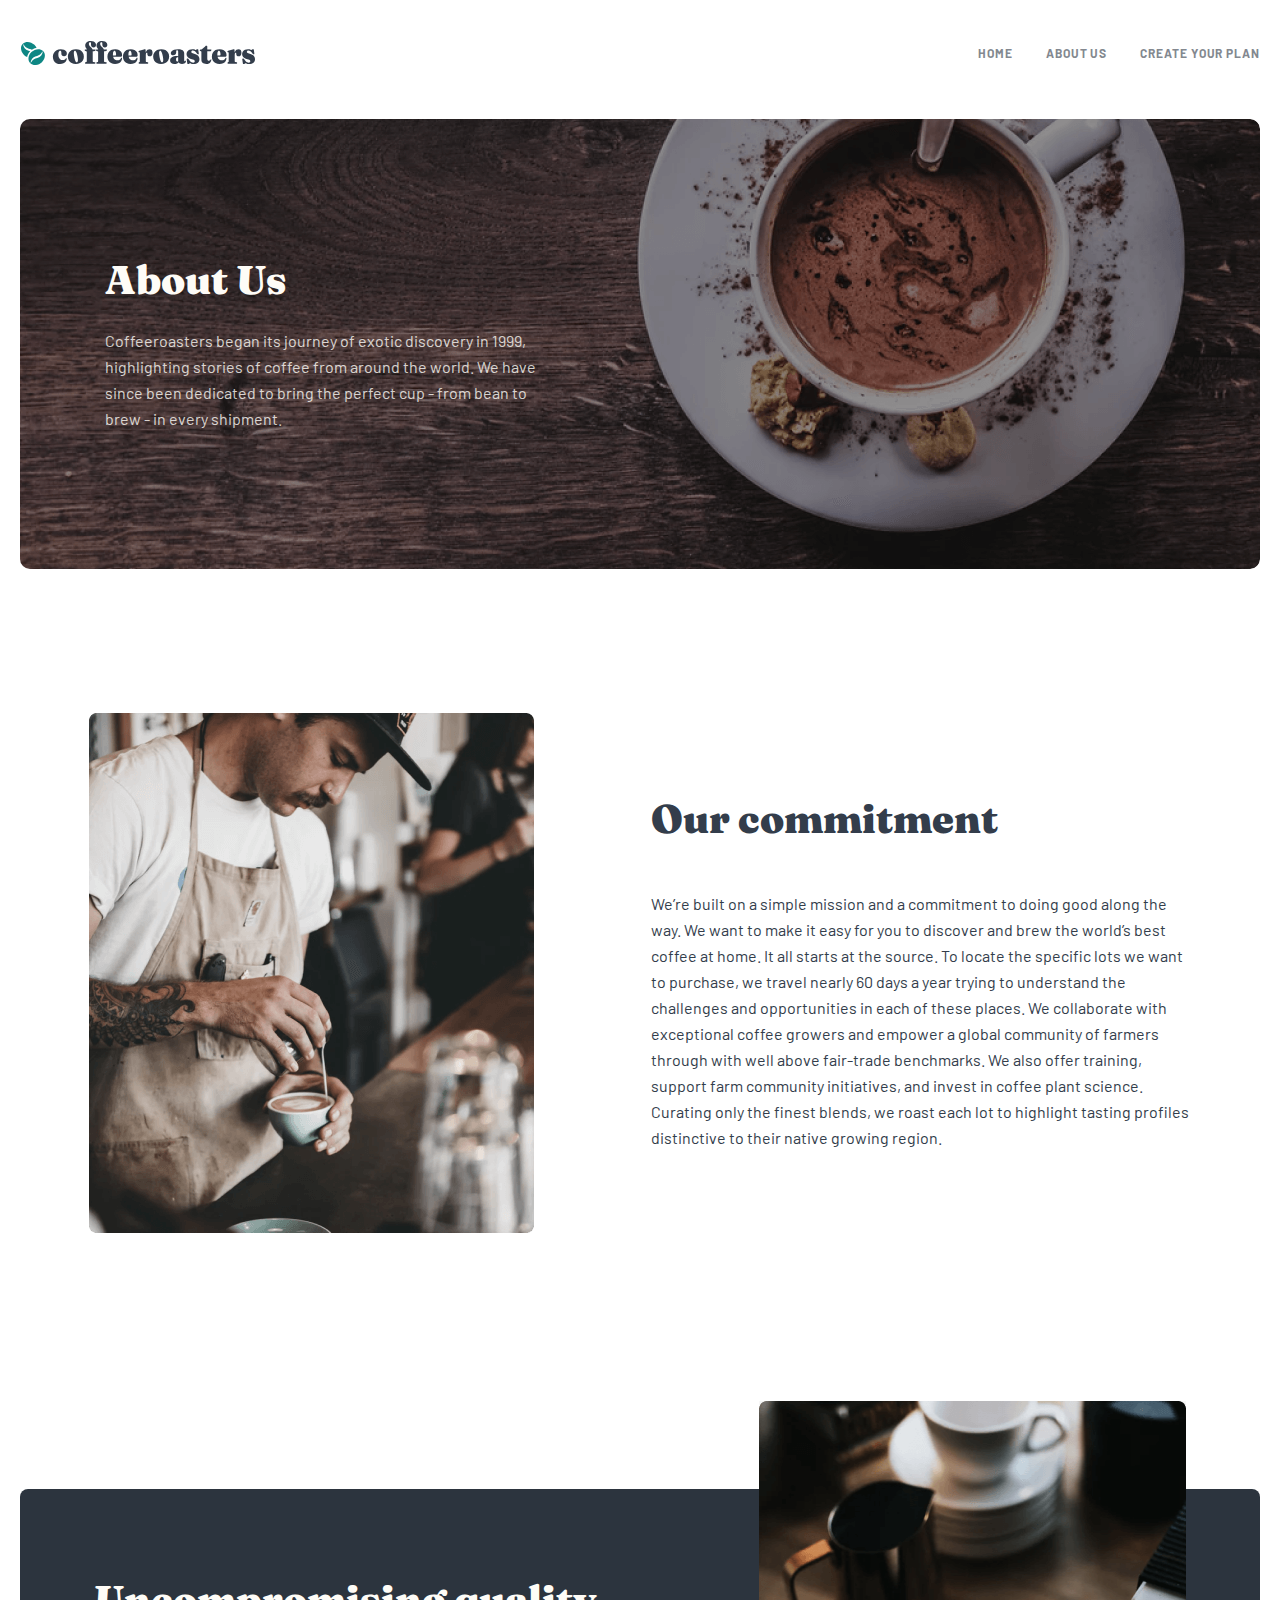
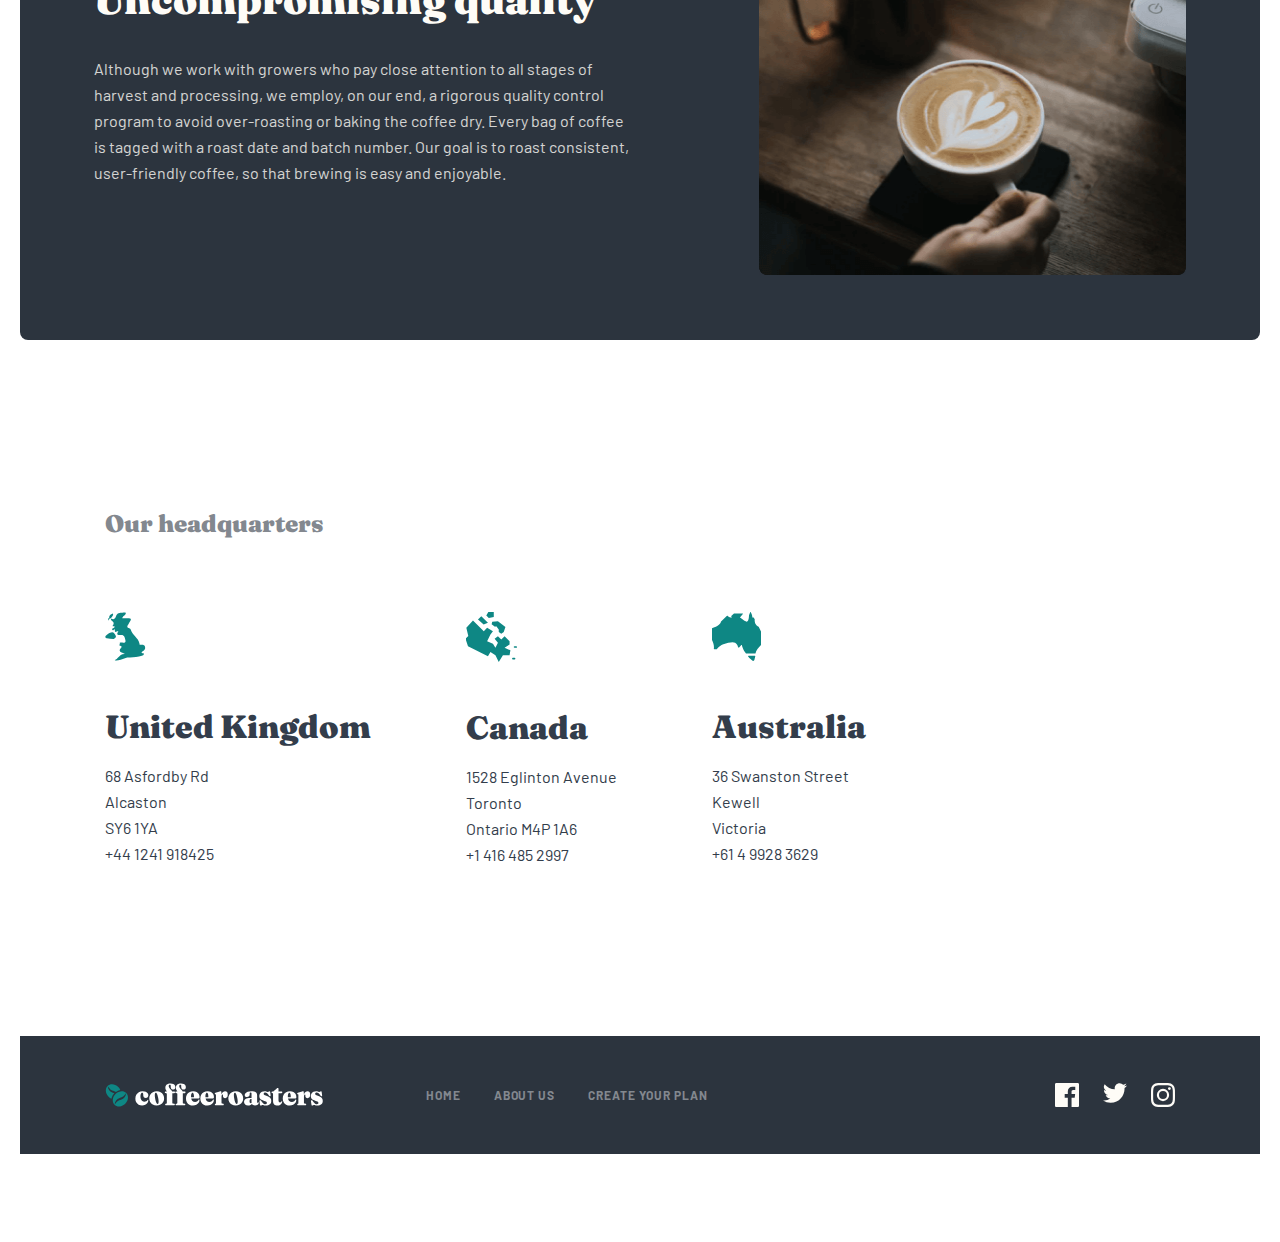
<file: about.html>
<!DOCTYPE html>
<html lang="en">
  <head>
    <meta charset="utf-8" />
    <meta name="viewport" content="width=device-width, initial-scale=1.0" />
    <title>Cofferoasters</title>
    <link rel="stylesheet" href="css/style.css" />
  </head>
  <body>
    <!------------------- Mobile First ------------------->
    <header class="header">
      <div class="container">
        <div class="header__wrapper">
          <a href="index.html" class="logo">
            <img src="img/logo.svg" alt="logo" class="logo__img" />
          </a>
          <nav class="navbar">
            <ul class="navbar__list">
              <li class="navbar__item">
                <a href="index.html" class="navbar__link">HOME</a>
              </li>
              <li class="navbar__item">
                <a href="about.html" class="navbar__link">ABOUT US</a>
              </li>
              <li class="navbar__item">
                <a href="plan.html" class="navbar__link">CREATE YOUR PLAN</a>
              </li>
            </ul>
          </nav>
          <div class="hamburger">
            <span class="bar"></span>
            <span class="bar"></span>
            <span class="bar"></span>
          </div>
        </div>
      </div>
    </header>
    <main class="main">
      <div class="container">
        <section class="about">
          <div class="about__textbox">
            <h1 class="about__title">About Us</h1>
            <p class="about__text">
              Coffeeroasters began its journey of exotic discovery in 1999,
              highlighting stories of coffee from around the world. We have
              since been dedicated to bring the perfect cup - from bean to brew
              - in every shipment.
            </p>
          </div>
        </section>
        <section class="commitments">
          <div class="commitments__wrapper">
            <picture class="commitment__image-wrapper">
              <!-- png img -->
              <source
                media="(min-width: 900px)"
                width="445"
                height="520"
                srcset="
                  img/barista-desktop@1x.png 1x,
                  img/barista-desktop@2x.png 2x
                "
              />
              <source
                media="(min-width: 600px)"
                width="281"
                height="470"
                srcset="
                  img/barista-tablet@1x.png 1x,
                  img/barista-tablet@2x.png 2x
                "
              />
              <img
                src="img/barista@1x.png"
                min-width="272"
                height="400"
                alt="coffee image"
                srcset="img/barista@1x.png 1x, img/barista@2x.png 2x"
              />
            </picture>
            <div class="commitment__text-wrapper">
              <h2 class="commitment__title">Our commitment</h2>
              <div class="commitment__text">
                We’re built on a simple mission and a commitment to doing good
                along the way. We want to make it easy for you to discover and
                brew the world’s best coffee at home. It all starts at the
                source. To locate the specific lots we want to purchase, we
                travel nearly 60 days a year trying to understand the challenges
                and opportunities in each of these places. We collaborate with
                exceptional coffee growers and empower a global community of
                farmers through with well above fair-trade benchmarks. We also
                offer training, support farm community initiatives, and invest
                in coffee plant science. Curating only the finest blends, we
                roast each lot to highlight tasting profiles distinctive to
                their native growing region.
              </div>
            </div>
          </div>
        </section>
        <section class="quality">
          <div class="quality__container">
            <picture class="quality__pic">
              <source
                media="(min-width: 900px)"
                width="445"
                height="474"
                srcset="img/cup-desktop@1x.png 1x, img/cup-desktop@2x.png 2x"
              />
              <source
                media="(min-width: 575px)"
                max-width="573"
                height="320"
                srcset="img/cup-tablet@1x.png 1x, img/cup-tablet@2x.png 2x"
              />
              <source
                media="(min-width:375px)"
                width="279"
                height="156"
                srcset="img/cup@1x.png 1x, img/cup@2x.png 2x"
              />
              <img
                src="img/cup@1x.png"
                alt="cup"
                class="quality__img"
                width="224"
                height="156"
                srcset="img/cup@1x.png 1x, img/cup@2x.png 2x"
              />
            </picture>
            <div class="quality__textbox">
              <h2 class="quality__title">Uncompromising quality</h2>
              <p class="quality__text">
                Although we work with growers who pay close attention to all
                stages of harvest and processing, we employ, on our end, a
                rigorous quality control program to avoid over-roasting or
                baking the coffee dry. Every bag of coffee is tagged with a
                roast date and batch number. Our goal is to roast consistent,
                user-friendly coffee, so that brewing is easy and enjoyable.
              </p>
            </div>
          </div>
        </section>
        <section class="headquarters">
          <div class="headquarters__wrapper">
            <h2 class="headquarters__title">Our headquarters</h2>
            <ul class="headquarters__list list">
              <li class="list__item">
                <h3 class="list__title">United Kingdom</h3>
                <p class="list__location">
                  <span>68 Asfordby Rd</span>
                  <span>Alcaston</span>
                  <span>SY6 1YA</span>
                  <span>+44 1241 918425</span>
                </p>
              </li>
              <li class="list__item">
                <h3 class="list__title">Canada</h3>
                <p class="list__location">
                  <span>1528 Eglinton Avenue</span>
                  <span>Toronto</span>
                  <span>Ontario M4P 1A6</span>
                  <span>+1 416 485 2997</span>
                </p>
              </li>
              <li class="list__item">
                <h3 class="list__title">Australia</h3>
                <p class="list__location">
                  <span>36 Swanston Street</span>
                  <span>Kewell</span>
                  <span>Victoria</span>
                  <span>+61 4 9928 3629</span>
                </p>
              </li>
            </ul>
          </div>
        </section>
      </div>
    </main>
    <footer class="footer">
      <div class="container">
        <div class="footer__wrapper">
          <a href="./index.html" class="footer-logo">
            <img
              src="img/footer-logo.svg"
              alt="logo"
              class="footer-logo__icon"
            />
          </a>
          <ul class="footer-list ft">
            <li class="ft__item">
              <a href="index.html" class="ft__link">HOME</a>
            </li>
            <li class="ft__item">
              <a href="about.html" class="ft__link">ABOUT US</a>
            </li>
            <li class="ft__item">
              <a href="plan.html" class="ft__link">CREATE YOUR PLAN</a>
            </li>
          </ul>
          <ul class="social-list social">
            <li class="social__item">
              <a href="#" class="social__link">
                <img
                  src="./img/facebook.svg"
                  alt="facebook"
                  class="social__img"
                />
              </a>
            </li>
            <li class="social__item">
              <a href="#" class="social__link">
                <img
                  src="./img/twitter.svg"
                  alt="twitter"
                  class="social__img"
                />
              </a>
            </li>
            <li class="social__item">
              <a href="#" class="social__link">
                <img
                  src="./img/instagram.svg"
                  alt="instagram"
                  class="social__img"
                />
              </a>
            </li>
          </ul>
        </div>
      </div>
    </footer>
  </body>
</html>
</file>
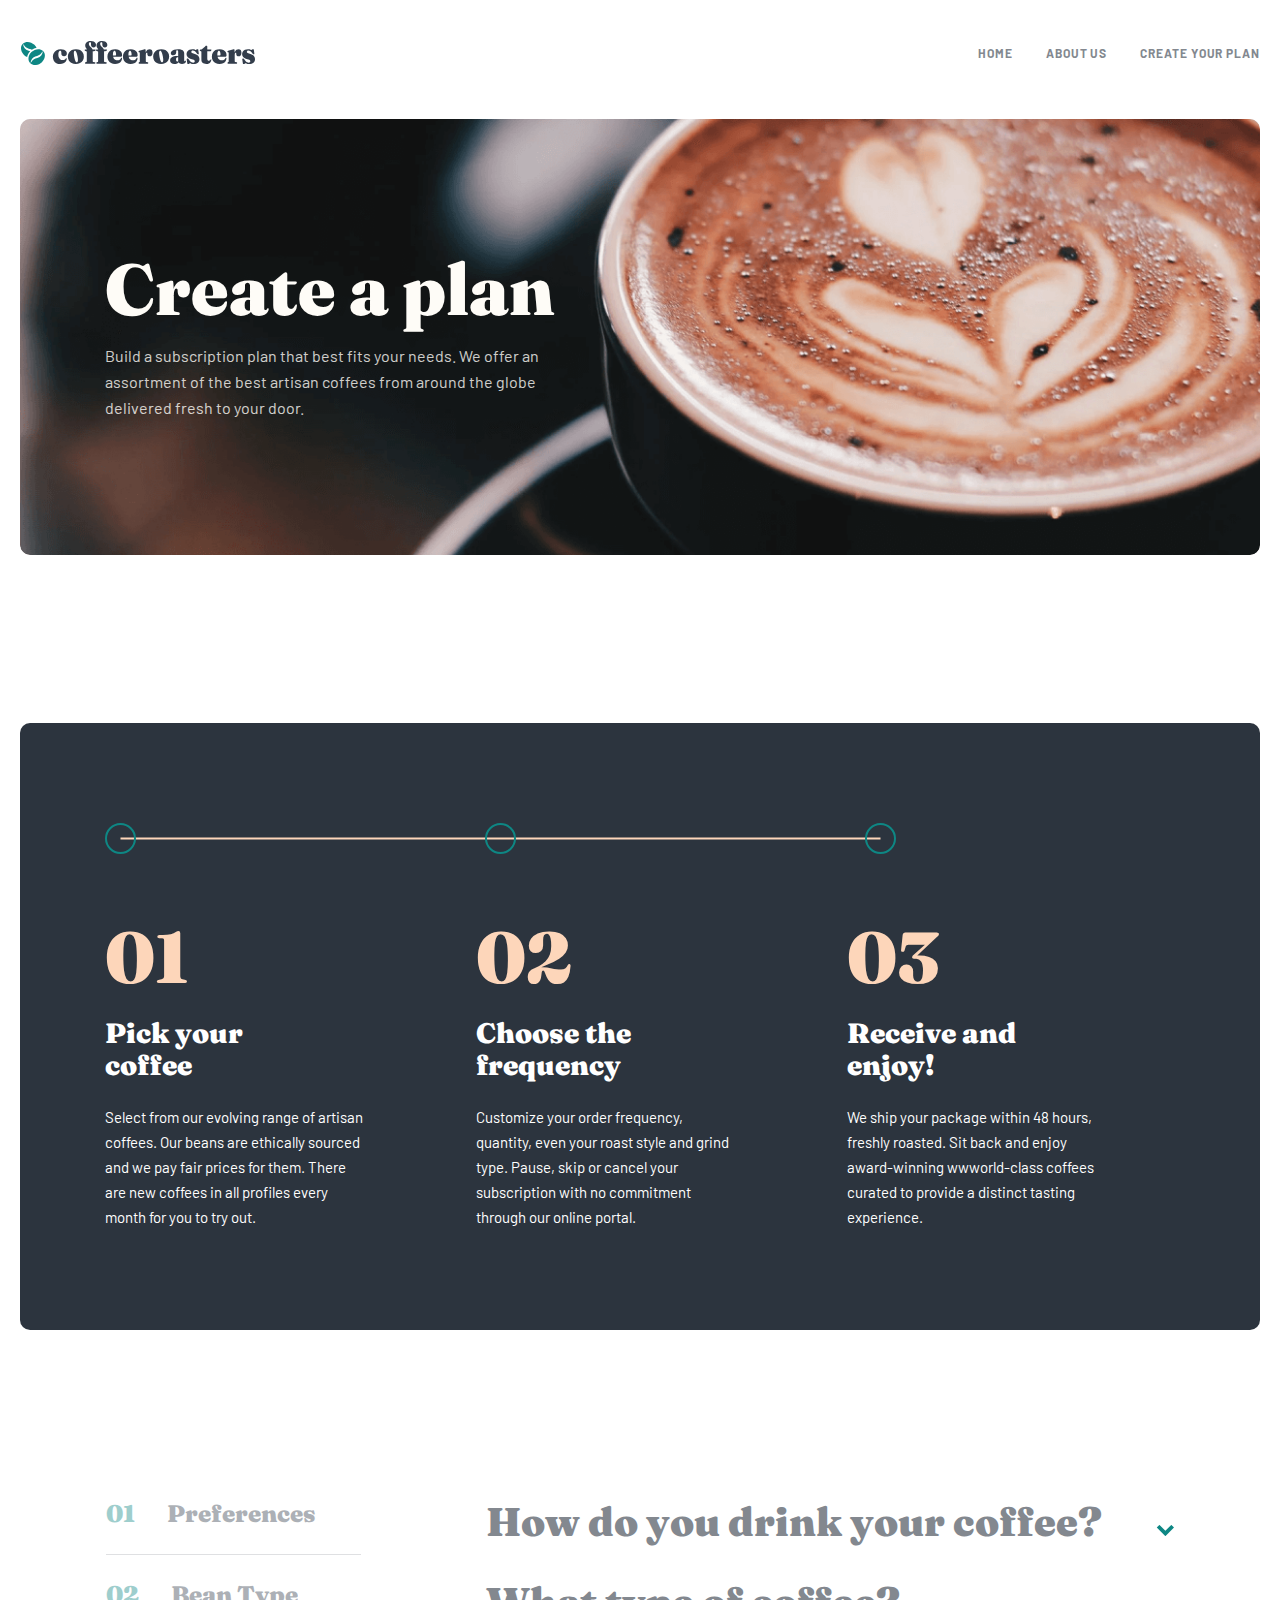
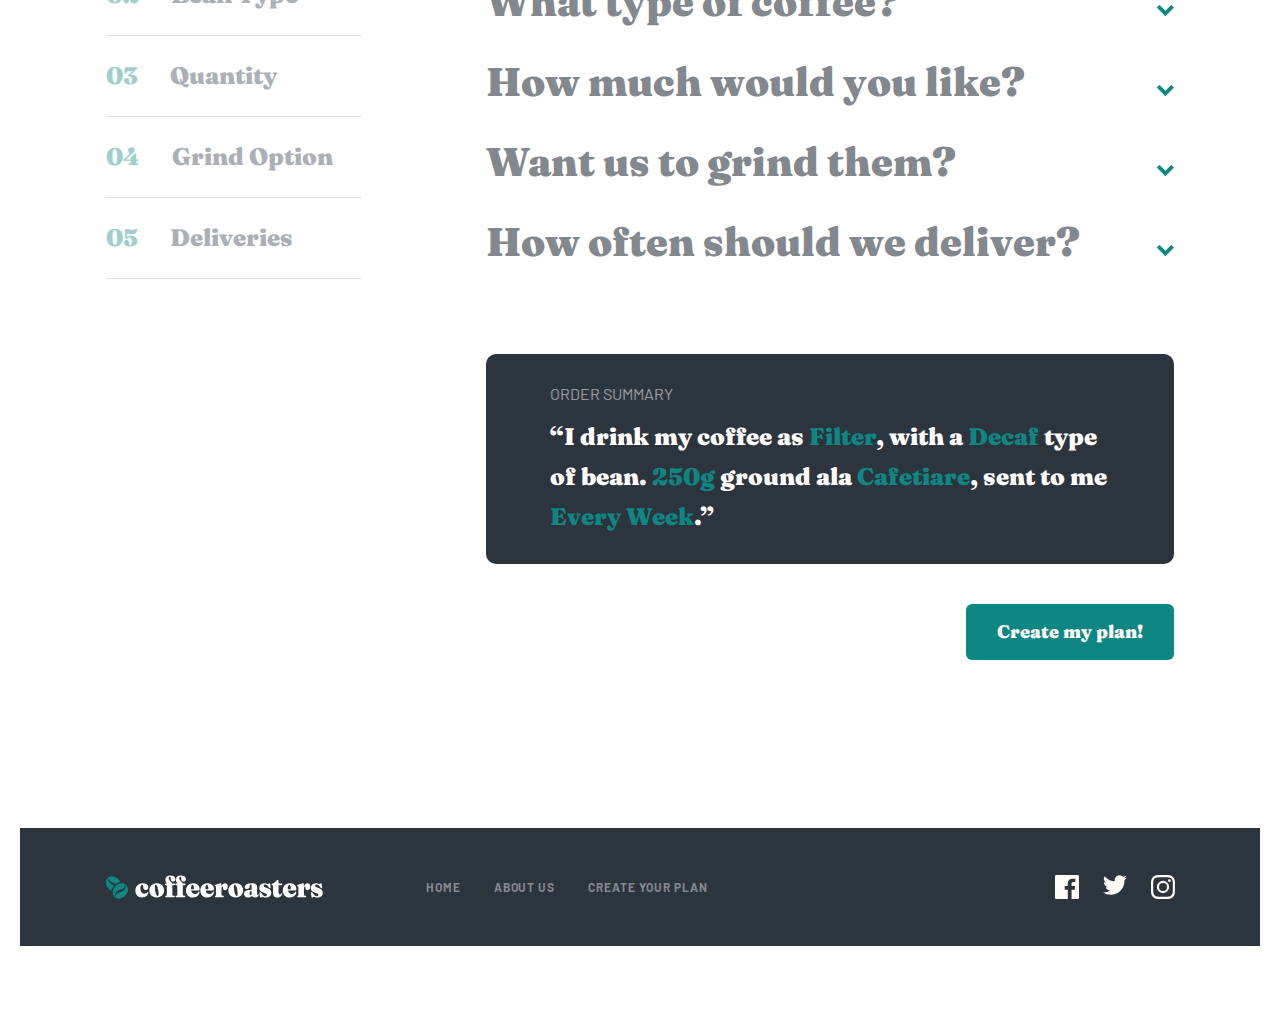
<file: plan.html>
<!DOCTYPE html>
<html lang="en">
  <head>
    <meta charset="utf-8" />
    <meta name="viewport" content="width=device-width, initial-scale=1.0" />
    <title>Cofferoasters</title>
    <link rel="stylesheet" href="css/style.css" />
  </head>
  <body>
    <!------------------- Mobile First ------------------->
    <header class="header">
      <div class="container">
        <div class="header__wrapper">
          <a href="index.html" class="logo">
            <img src="img/logo.svg" alt="logo" class="logo__img" />
          </a>
          <nav class="navbar">
            <ul class="navbar__list">
              <li class="navbar__item">
                <a href="index.html" class="navbar__link">HOME</a>
              </li>
              <li class="navbar__item">
                <a href="about.html" class="navbar__link">ABOUT US</a>
              </li>
              <li class="navbar__item">
                <a href="plan.html" class="navbar__link">CREATE YOUR PLAN</a>
              </li>
            </ul>
          </nav>
          <div class="hamburger">
            <span class="bar"></span>
            <span class="bar"></span>
            <span class="bar"></span>
          </div>
        </div>
      </div>
    </header>
    <main class="main">
      <div class="container">
        <section class="plan">
          <div class="plan__textbox">
            <h1 class="plan__title">Create a plan</h1>
            <p class="plan__text">
              Build a subscription plan that best fits your needs. We offer an
              assortment of the best artisan coffees from around the globe
              delivered fresh to your door.
            </p>
          </div>
        </section>
        <section class="types">
          <img src="img/circles.svg" alt="circles" class="types__img" />
          <ul class="types__list">
            <li class="types__item">
              <span class="types__sequence">01</span>
              <div class="types__box">
                <h3 class="types__title">Pick your coffee</h3>
                <p class="types__text">
                  Select from our evolving range of artisan coffees. Our beans
                  are ethically sourced and we pay fair prices for them. There
                  are new coffees in all profiles every month for you to try
                  out.
                </p>
              </div>
            </li>
            <li class="types__item">
              <span class="types__sequence">02</span>
              <div class="types__box">
                <h3 class="types__title">Choose the frequency</h3>
                <p class="types__text">
                  Customize your order frequency, quantity, even your roast
                  style and grind type. Pause, skip or cancel your subscription
                  with no commitment through our online portal.
                </p>
              </div>
            </li>
            <li class="types__item">
              <span class="types__sequence">03</span>
              <div class="types__box">
                <h3 class="types__title">Receive and enjoy!</h3>
                <p class="types__text">
                  We ship your package within 48 hours, freshly roasted. Sit
                  back and enjoy award-winning wwworld-class coffees curated to
                  provide a distinct tasting experience.
                </p>
              </div>
            </li>
          </ul>
        </section>
        <section class="recipe">
          <div class="recipe__wrapper">
            <div class="recipe__left options">
              <ul class="options__list">
                <li class="options__item">
                  <span class="options__num">01</span>
                  <span class="options__opt">Preferences</span>
                </li>
                <li class="options__item">
                  <span class="options__num">02</span>
                  <span class="options__opt">Bean Type</span>
                </li>
                <li class="options__item">
                  <span class="options__num">03</span>
                  <span class="options__opt">Quantity</span>
                </li>
                <li class="options__item">
                  <span class="options__num">04</span>
                  <span class="options__opt">Grind Option</span>
                </li>
                <li class="options__item">
                  <span class="options__num">05</span>
                  <span class="options__opt">Deliveries</span>
                </li>
              </ul>
            </div>
            <div class="recipe__right">
              <div class="recipe__inner">
                <details class="recipe__dropdown">
                  <summary class="recipe__summary">
                    How do you drink your coffee?
                  </summary>
                  <div class="recipe__container">
                    <div class="recipe__content">
                      <h3 class="recipe__title">Capsule</h3>
                      <p class="recipe__text">
                        Compatible with Nespresso systems and similar brewers
                      </p>
                    </div>
                    <div class="recipe__content active">
                      <h3 class="recipe__title">Filter</h3>
                      <p class="recipe__text">
                        For pour over or drip methods like Aeropress, Chemex,
                        and V60
                      </p>
                    </div>
                    <div class="recipe__content">
                      <h3 class="recipe__title">Espresso</h3>
                      <p class="recipe__text">
                        Dense and finely ground beans for an intense, flavorful
                        experience
                      </p>
                    </div>
                  </div>
                </details>
                <details class="recipe__dropdown">
                  <summary class="recipe__summary">
                    What type of coffee?
                  </summary>
                  <div class="recipe__container">
                    <div class="recipe__content">
                      <h3 class="recipe__title">Single Origin</h3>
                      <p class="recipe__text">
                        Distinct, high quality coffee from a specific
                        family-owned farm
                      </p>
                    </div>
                    <div class="recipe__content active">
                      <h3 class="recipe__title">Decaf</h3>
                      <p class="recipe__text">
                        Just like regular coffee, except the caffeine has been
                        removed
                      </p>
                    </div>
                    <div class="recipe__content">
                      <h3 class="recipe__title">Blended</h3>
                      <p class="recipe__text">
                        Combination of two or three dark roasted beans of
                        organic coffees
                      </p>
                    </div>
                  </div>
                </details>
                <details class="recipe__dropdown">
                  <summary class="recipe__summary">
                    How much would you like?
                  </summary>
                  <div class="recipe__container">
                    <div class="recipe__content active">
                      <h3 class="recipe__title">250g</h3>
                      <p class="recipe__text">
                        Perfect for the solo drinker. Yields about 12 delicious
                        cups.
                      </p>
                    </div>
                    <div class="recipe__content">
                      <h3 class="recipe__title">500g</h3>
                      <p class="recipe__text">
                        Perfect option for a couple. Yields about 40 delectable
                        cups.
                      </p>
                    </div>
                    <div class="recipe__content">
                      <h3 class="recipe__title">1000g</h3>
                      <p class="recipe__text">
                        Perfect for offices and events. Yields about 90
                        delightful cups.
                      </p>
                    </div>
                  </div>
                </details>
                <details class="recipe__dropdown">
                  <summary class="recipe__summary">
                    Want us to grind them?
                  </summary>
                  <div class="recipe__container">
                    <div class="recipe__content">
                      <h3 class="recipe__title">Wholebean</h3>
                      <p class="recipe__text">
                        Best choice if you cherish the full sensory experience
                      </p>
                    </div>
                    <div class="recipe__content">
                      <h3 class="recipe__title">Filter</h3>
                      <p class="recipe__text">
                        For drip or pour-over coffee methods such as V60 or
                        Aeropress
                      </p>
                    </div>
                    <div class="recipe__content active">
                      <h3 class="recipe__title">Cafetiére</h3>
                      <p class="recipe__text">
                        Course ground beans specially suited for french press
                        coffee
                      </p>
                    </div>
                  </div>
                </details>
                <details class="recipe__dropdown">
                  <summary class="recipe__summary">
                    How often should we deliver?
                  </summary>
                  <div class="recipe__container">
                    <div class="recipe__content active">
                      <h3 class="recipe__title">Every week</h3>
                      <p class="recipe__text">
                        $7.20 per shipment. Includes free first-class shipping.
                      </p>
                    </div>
                    <div class="recipe__content">
                      <h3 class="recipe__title">Every 2 weeks</h3>
                      <p class="recipe__text">
                        $9.60 per shipment. Includes free priority shipping.
                      </p>
                    </div>
                    <div class="recipe__content">
                      <h3 class="recipe__title">Every month</h3>
                      <p class="recipe__text">
                        $12.00 per shipment. Includes free priority shipping.
                      </p>
                    </div>
                  </div>
                </details>
              </div>
              <div class="recipe__bottom">
                <div class="recipe__textbox">
                  <p class="recipe__bottom-heading">Order Summary</p>
                  <p class="recipe__bottom-text">
                    “I drink my coffee as <span>Filter</span>, with a
                    <span>Decaf</span> type of bean. <span>250g</span> ground
                    ala <span>Cafetiare</span>, sent to me
                    <span>Every Week</span>.”
                  </p>
                </div>
                <a href="#" class="link recipe__link">Create my plan!</a>
              </div>
            </div>
          </div>
        </section>
      </div>
    </main>
    <footer class="footer">
      <div class="container">
        <div class="footer__wrapper">
          <a href="./index.html" class="footer-logo">
            <img
              src="img/footer-logo.svg"
              alt="logo"
              class="footer-logo__icon"
            />
          </a>
          <ul class="footer-list ft">
            <li class="ft__item">
              <a href="index.html" class="ft__link">HOME</a>
            </li>
            <li class="ft__item">
              <a href="about.html" class="ft__link">ABOUT US</a>
            </li>
            <li class="ft__item">
              <a href="plan.html" class="ft__link">CREATE YOUR PLAN</a>
            </li>
          </ul>
          <ul class="social-list social">
            <li class="social__item">
              <a href="#" class="social__link">
                <img
                  src="./img/facebook.svg"
                  alt="facebook"
                  class="social__img"
                />
              </a>
            </li>
            <li class="social__item">
              <a href="#" class="social__link">
                <img
                  src="./img/twitter.svg"
                  alt="twitter"
                  class="social__img"
                />
              </a>
            </li>
            <li class="social__item">
              <a href="#" class="social__link">
                <img
                  src="./img/instagram.svg"
                  alt="instagram"
                  class="social__img"
                />
              </a>
            </li>
          </ul>
        </div>
      </div>
    </footer>
  </body>
</html>
</file>
<file: css/style.css>
/*! normalize.css v8.0.1 | MIT License | github.com/necolas/normalize.css */html{line-height:1.15;-webkit-text-size-adjust:100%}body{margin:0}main{display:block}h1{font-size:2em}hr{-webkit-box-sizing:content-box;box-sizing:content-box;height:0;overflow:visible}pre{font-family:monospace,monospace;font-size:1em}a{background-color:rgba(0,0,0,0)}abbr[title]{border-bottom:none;text-decoration:underline;-webkit-text-decoration:underline dotted;text-decoration:underline dotted}b,strong{font-weight:bolder}code,kbd,samp{font-family:monospace,monospace;font-size:1em}small{font-size:80%}sub,sup{font-size:75%;line-height:0;position:relative;vertical-align:baseline}sub{bottom:-0.25em}sup{top:-0.5em}img{border-style:none}button,input,optgroup,select,textarea{font-family:inherit;font-size:100%;line-height:1.15;margin:0}button,input{overflow:visible}button,select{text-transform:none}button,[type=button],[type=reset],[type=submit]{-webkit-appearance:button}button::-moz-focus-inner,[type=button]::-moz-focus-inner,[type=reset]::-moz-focus-inner,[type=submit]::-moz-focus-inner{border-style:none;padding:0}button:-moz-focusring,[type=button]:-moz-focusring,[type=reset]:-moz-focusring,[type=submit]:-moz-focusring{outline:1px dotted ButtonText}fieldset{padding:.35em .75em .625em}legend{-webkit-box-sizing:border-box;box-sizing:border-box;color:inherit;display:table;max-width:100%;padding:0;white-space:normal}progress{vertical-align:baseline}textarea{overflow:auto}[type=checkbox],[type=radio]{-webkit-box-sizing:border-box;box-sizing:border-box;padding:0}[type=number]::-webkit-inner-spin-button,[type=number]::-webkit-outer-spin-button{height:auto}[type=search]{-webkit-appearance:textfield;outline-offset:-2px}[type=search]::-webkit-search-decoration{-webkit-appearance:none}::-webkit-file-upload-button{-webkit-appearance:button;font:inherit}details{display:block}summary{display:list-item}template{display:none}[hidden]{display:none}@font-face{font-display:swap;font-family:"Barlow";font-style:normal;font-weight:400;src:url("/fonts/barlow-v12-latin-regular.woff2") format("woff2"),url("/fonts/barlow-v12-latin-regular.woff") format("woff")}@font-face{font-display:swap;font-family:"Barlow";font-style:normal;font-weight:700;src:url("/fonts/barlow-v12-latin-700.woff2") format("woff2"),url("/fonts/barlow-v12-latin-700.woff") format("woff")}@font-face{font-display:swap;font-family:"fraunces-9pt-black";font-style:normal;font-weight:900;src:url("/fonts/fraunces-9pt-black.woff2") format("woff2"),url("/fonts/fraunces-9pt-black.woff") format("woff")}:root{--main-darkcyan: #0e8784;--main-darkgrey: #333d4b;--main-orange: #fdd6ba;--light-cream: #fefcf7;--secondary-grey: #83888f;--main-blue: #2c343e;--main-hover: #66d2cf;--main-list-bg: #f4f1eb}*,*::before,*::after{-webkit-box-sizing:border-box;box-sizing:border-box}*{margin:0;padding:0}img,picture,svg{display:block;max-width:100%}html{height:100%}body{display:-webkit-box;display:-ms-flexbox;display:flex;-webkit-box-orient:vertical;-webkit-box-direction:normal;-ms-flex-direction:column;flex-direction:column;height:100%;font-family:"Barlow",Arial,Helvetica,sans-serif;font-weight:400;color:var(--main-darkgrey);font-size:15px}main{-webkit-box-flex:1;-ms-flex-positive:1;flex-grow:1}ul{padding-left:0;list-style:none}li{text-decoration:none}.container{max-width:1320px;width:100%;min-width:272px;margin:0 auto;padding:0 24px}.link{border-radius:6px;background:var(--main-darkcyan);text-decoration:none;padding:15px 31px;color:var(--light-cream);font-family:"fraunces-9pt-black";font-size:18px;line-height:25px;-webkit-transition:all .4s ease;transition:all .4s ease}.link:hover{background-color:var(--main-hover)}.header{padding-top:26px;padding-bottom:34px}.header__wrapper{display:-webkit-box;display:-ms-flexbox;display:flex;-webkit-box-pack:justify;-ms-flex-pack:justify;justify-content:space-between;-webkit-box-align:center;-ms-flex-align:center;align-items:center}.logo__img{width:163px;height:18px}.navbar{display:none}.navbar__list{display:-webkit-box;display:-ms-flexbox;display:flex;gap:33px}.navbar__link{color:var(--secondary-grey);font-size:12px;font-weight:700;line-height:15px;letter-spacing:.923077px;text-decoration:none;-webkit-transition:all .4s ease;transition:all .4s ease}.navbar__link:hover{color:var(--main-darkgrey)}.hamburger{display:-webkit-box;display:-ms-flexbox;display:flex;-webkit-box-orient:vertical;-webkit-box-direction:normal;-ms-flex-direction:column;flex-direction:column;gap:3px}.bar{display:block;width:16px;height:3px;-webkit-transition:all .3s ease-in-out;transition:all .3s ease-in-out;background-color:var(--main-darkgrey);border-radius:1.5px}@media only screen and (min-width: 375px){.header{padding-top:32px;padding-bottom:40px}}@media only screen and (min-width: 575px){.hamburger{display:none}.navbar{display:block}.header{padding-top:40px;padding-bottom:53px}.container{padding:0 20px}}@media only screen and (min-width: 768px){.logo__img{width:236px;height:26px}}.footer__wrapper{background-color:var(--main-blue);padding:35px;margin-bottom:72px}.footer-logo{display:block;margin-bottom:49px}.footer-logo__icon{min-width:163px;margin-left:auto;margin-right:auto}.footer-list{text-align:center}.ft__link{font-weight:700;font-size:12px;line-height:15px;letter-spacing:.923077px;color:var(--secondary-grey);text-decoration:none}.ft__item:not(:last-child){margin-bottom:24px}.social-list{max-width:120px;display:-webkit-box;display:-ms-flexbox;display:flex;gap:24px;margin:48px auto 0px}@media only screen and (min-width: 375px){.footer__wrapper{display:block;margin-left:auto;margin-right:auto}}@media only screen and (min-width: 768px){.footer-logo{display:block;margin-bottom:34px}.footer-logo__icon{max-width:236px}.footer-list{display:-webkit-box;display:-ms-flexbox;display:flex;-webkit-box-pack:center;-ms-flex-pack:center;justify-content:center}.ft__item:not(:last-child){margin-right:33px}.social-list{margin:65px auto 0px}}@media only screen and (min-width: 1024px){.footer__wrapper{padding:47px 85px}.footer__wrapper{display:-webkit-box;display:-ms-flexbox;display:flex;-webkit-box-align:center;-ms-flex-align:center;align-items:center;-webkit-box-pack:justify;-ms-flex-pack:justify;justify-content:space-between}.footer-logo{margin-bottom:unset}.ft__item:nth-child(1){margin-bottom:0}.ft__item:nth-child(2){margin-bottom:0}.social-list{margin-top:0px;margin-right:0px}.ft{margin-left:103px}.footer__wrapper{margin-bottom:88px}}.intro{background-image:url("/img/Coffee-pot@1x.png"),-webkit-gradient(linear, left top, left bottom, from(rgba(0, 0, 0, 0.7)), to(rgba(0, 0, 0, 0.7)));background-image:url("/img/Coffee-pot@1x.png"),linear-gradient(rgba(0, 0, 0, 0.7), rgba(0, 0, 0, 0.7));background-blend-mode:overlay;border-radius:10px;background-position:calc(53% + 96px) calc(100% + 0px);background-repeat:no-repeat;background-size:calc(100% + 700px) calc(100% + 300px);margin-bottom:80px}.intro__inner{padding:70px 20px 70px;text-align:center}.intro__title{color:var(--light-cream);font-size:33px;line-height:40px;font-family:"fraunces-9pt-black"}.intro__text{color:var(--light-cream);font-size:12px;line-height:21px;margin-top:20px;margin-bottom:30px;opacity:.8}.intro__link{font-size:15px;line-height:20px}@media only screen and (min-width: 375px){.intro{background-image:url("../img/Coffee-pot@1x.png"),-webkit-gradient(linear, left top, left bottom, from(rgba(0, 0, 0, 0.7)), to(rgba(0, 0, 0, 0.7)));background-image:url("../img/Coffee-pot@1x.png"),linear-gradient(rgba(0, 0, 0, 0.7), rgba(0, 0, 0, 0.7));background-blend-mode:overlay;background-position:calc(50% + 119px) calc(100% + 0px);background-repeat:no-repeat;background-size:calc(100% + 928px) calc(100% + 352px);margin-bottom:120px}.intro__inner{padding:100px 24px 100px}.intro__title{font-size:40px;line-height:40px}.intro__text{font-size:15px;line-height:25px;margin-top:24px;margin-bottom:39px}.intro__link{font-size:18px;line-height:25px}}@media(min-width: 575px){.intro{background-image:url(../img/Coffee-pot@1x.png);background-position:calc(50% + 308px) bottom;background-repeat:no-repeat;background-size:calc(100% + 629px) calc(100% + 342px)}.intro__inner{padding:104px 58px 104px 58px;text-align:left;max-width:529px;width:100%}.intro__title{max-width:329px}}@media(min-width: 1024px){.intro{background-image:url(../img/Coffee-pot@1x.png);background-position:calc(100% + 490px) calc(100% + 0px);background-repeat:no-repeat;background-size:calc(100% + 540px)}.intro__inner{padding:117px 85px;text-align:left;max-width:623px;width:100%}.intro__title{font-size:72px;line-height:72px;color:var(--light-cream);max-width:663px}.intro__text{font-size:16px;line-height:26px;margin-top:32px;margin-bottom:56px;max-width:392px;width:100%;text-align:left}.link{display:inline-block;text-align:center;color:var(--light-cream);text-decoration:none;background-color:var(--main-darkcyan);border-radius:6px;padding:15px 31px 16px}}@media(min-width: 1400px){.intro{background-image:url(../img/Coffee-pot@1x.png);background-position:calc(100% + 677px) calc(100% + 179px);background-repeat:no-repeat;background-size:calc(100% + 697px)}}@media only screen and (-webkit-min-device-pixel-ratio: 2),only screen and (min-device-pixel-ratio: 2),only screen and (min-resolution: 192dpi),only screen and (min-resolution: 2dppx){.intro{background-image:url("../img/Coffee-pot@2x.png")}}.collection{margin-bottom:120px}.collection__title{font-family:"fraunces-9pt-black";font-size:30px;line-height:72px;text-align:center;background:var(--secondary-grey);background-image:-webkit-gradient(linear, left top, left bottom, from(rgba(254, 252, 247, 0.0001)), to(#fefcf7));background-image:linear-gradient(180deg, rgba(254, 252, 247, 0.0001) 0%, #fefcf7 100%);background-clip:text;-webkit-background-clip:text;-webkit-text-fill-color:rgba(0,0,0,0)}.collection__list{margin-top:13px}.coffee{margin:0 auto}.coffee__img{width:200px;height:151px;margin:0 auto}.coffee__text-box{margin:0 auto;max-width:282px}.coffee__title{font-family:"fraunces-9pt-black";font-style:normal;font-weight:900;font-size:24px;line-height:32px;text-align:center;color:var(--main-darkgrey);margin-top:24px}.coffee__text{font-size:14px;line-height:25px;text-align:center;margin-top:14px;margin-bottom:38px}@media only screen and (min-width: 375px){.collection__title{font-size:40px}.coffee__text{font-size:15px}}@media only screen and (min-width: 575px){.collection{margin-bottom:129px}.coffee{display:-webkit-box;display:-ms-flexbox;display:flex;max-width:500px}.collection__title{font-size:76px;line-height:72px;margin-bottom:-40px}.coffee__title{text-align:left}.coffee__text{text-align:left;font-size:16px}}@media only screen and (min-width: 655px){.coffee{max-width:573px}.collection__title{font-size:96px;line-height:72px}}@media only screen and (min-width: 1024px){.collection{margin-bottom:188px}.collection__title{font-size:150px}.coffee{display:block;max-width:255px}.collection__list{display:-webkit-box;display:-ms-flexbox;display:flex}.coffee__title{text-align:center}.coffee__text{text-align:center}}@media only screen and (min-width: 1300px){.collection__title{letter-spacing:17px}}.services__wrapper{margin-bottom:300px}.services__wrapper{background-color:var(--main-blue);border-radius:10px;padding-left:16px;padding-right:16px;padding-top:64px;max-width:1280px;height:902px}.services__title{font-family:"fraunces-9pt-black";font-size:25px;line-height:28px;text-align:center;color:var(--light-cream)}.services__text{font-size:11px;line-height:25px;text-align:center;color:var(--light-cream);mix-blend-mode:normal;opacity:.8;margin-top:20px;margin-bottom:40px}.services__list{display:-webkit-box;display:-ms-flexbox;display:flex;-webkit-box-orient:vertical;-webkit-box-direction:normal;-ms-flex-direction:column;flex-direction:column;-webkit-box-align:center;-ms-flex-align:center;align-items:center;-webkit-box-pack:center;-ms-flex-pack:center;justify-content:center}.card{position:relative;top:0px}.card__item{max-width:573px;background-color:var(--main-darkcyan);border-radius:8px;padding:32px 12px 31px}.card__item{display:-webkit-box;display:-ms-flexbox;display:flex;-webkit-box-orient:vertical;-webkit-box-direction:normal;-ms-flex-direction:column;flex-direction:column;-webkit-box-align:center;-ms-flex-align:center;align-items:center;-webkit-box-pack:center;-ms-flex-pack:center;justify-content:center}.card__item:nth-child(1):before{content:"";width:71px;height:72px;background-image:url("../img/bean.svg");display:inline-block}.card__item:nth-child(2):before{content:"";width:72px;height:72px;background-image:url("../img/present.svg");display:inline-block}.card__item:nth-child(3):before{content:"";width:72px;height:72px;background-image:url("../img/van.svg");background-size:contain;background-repeat:no-repeat;background-position:center;display:inline-block}.card__item .card__wrapper:before{margin-bottom:26px}.card__item:not(:last-child){margin-bottom:18px}.card__title{font-family:"fraunces-9pt-black";font-size:19px;line-height:32px;text-align:center;color:var(--light-cream)}.card__text{font-size:13px;line-height:25px;text-align:center;color:var(--light-cream);margin-top:24px}@media only screen and (min-width: 375px){.services__wrapper{background-color:var(--main-blue);border-radius:10px;padding-left:20px;padding-right:20px;padding-top:64px;max-width:1280px}.services__wrapper{margin-bottom:397px}.services__title{font-family:"fraunces-9pt-black";font-size:28px;line-height:28px;text-align:center;color:var(--light-cream)}.services__text{font-size:15px;line-height:25px;text-align:center;color:var(--light-cream);mix-blend-mode:normal;opacity:.8;margin-top:24px;margin-bottom:64px}.services__list{display:-webkit-box;display:-ms-flexbox;display:flex;-webkit-box-orient:vertical;-webkit-box-direction:normal;-ms-flex-direction:column;flex-direction:column;-webkit-box-align:center;-ms-flex-align:center;align-items:center;-webkit-box-pack:center;-ms-flex-pack:center;justify-content:center}.card{position:relative}.card__item{max-width:573px;width:100%;background-color:var(--main-darkcyan);border-radius:8px;padding:72px 12px 51px}.card__item:not(:last-child){margin-bottom:24px}.card__title{font-family:"fraunces-9pt-black";font-size:24px;line-height:32px;text-align:center;color:var(--light-cream)}.card__text{font-size:15px;line-height:25px;text-align:center;color:var(--light-cream);margin-top:24px}}@media only screen and (min-width: 600px){.services__title{font-size:32px;line-height:48px;text-align:center}.services__text{font-size:15px;line-height:25px;text-align:center;color:var(--light-cream);mix-blend-mode:normal;opacity:.8;margin-top:24px;margin-bottom:64px;max-width:540px;margin-inline:auto}.card__item{max-width:573px;width:100%;display:-webkit-box;display:-ms-flexbox;display:flex;-webkit-box-orient:horizontal;-webkit-box-direction:normal;-ms-flex-direction:row;flex-direction:row;gap:56px}.card__wrapper{display:-webkit-box;display:-ms-flexbox;display:flex;-webkit-box-orient:vertical;-webkit-box-direction:normal;-ms-flex-direction:column;flex-direction:column;width:344px;text-align:left}.card__item:not(:last-child){margin-bottom:24px}.card__title{font-family:"fraunces-9pt-black";font-size:24px;line-height:32px;text-align:center;color:var(--light-cream);text-align:left}.card__text{font-size:15px;line-height:25px;text-align:left;color:var(--light-cream);margin-top:24px}}@media only screen and (min-width: 1024px){.services__wrapper{height:500px}.card{display:-webkit-box;display:-ms-flexbox;display:flex;-webkit-box-orient:horizontal;-webkit-box-direction:normal;-ms-flex-direction:row;flex-direction:row;gap:20px}.card__item:last-child{margin-bottom:24px}.card__item{max-width:300px;width:100%;-webkit-box-orient:vertical;-webkit-box-direction:normal;-ms-flex-direction:column;flex-direction:column}.card__wrapper{-webkit-box-align:center;-ms-flex-align:center;align-items:center;-webkit-box-pack:center;-ms-flex-pack:center;justify-content:center;padding:0 48px 0 48px}.card__text{text-align:center}}.how{margin-bottom:120px;text-align:center}.how__title{font-family:"fraunces-9pt-black";font-size:24px;line-height:32px;text-align:center;color:var(--secondary-grey);margin-bottom:80px}.how__img{display:none}.how__item{text-align:center}.number__sequence{font-family:"fraunces-9pt-black";font-size:72px;line-height:72px;color:var(--main-orange);display:inline-block;margin-bottom:24px}.number__box{max-width:272px;width:100%;margin:0 auto}.number__title{font-family:"fraunces-9pt-black";font-size:28px;line-height:32px;color:var(--main-darkgrey);margin-bottom:24px}.number__text{font-size:15px;line-height:25px;color:var(--main-darkgrey);margin-bottom:56px}.how__link{font-family:"fraunces-9pt-black";font-size:18px;line-height:25px;text-align:center;color:var(--light-cream);padding:15px 31px;background-color:var(--main-darkcyan);text-decoration:none;border-radius:6px;margin:0 auto}@media only screen and (min-width: 600px){.services__wrapper{margin-bottom:244px}}@media only screen and (min-width: 768px){.how__list{display:-webkit-box;display:-ms-flexbox;display:flex;gap:20px}.number{text-align:left;max-width:223px}.how{text-align:left}.how__title{display:inline-block;margin-bottom:40px}.how__img{display:block;margin-bottom:48px;margin-top:40px}}@media only screen and (min-width: 1100px){.how__list{gap:95px}.number{max-width:285px}.number__title{max-width:230px}.how__img{content:url("/images/circle-desktop.svg")}}.about{border-radius:10px;padding:70px 20px;margin-bottom:80px;background-image:url(/img/cofee-about-us\ @1x.png);background-position:center;background-size:cover;background-repeat:no-repeat}@media only screen and (-webkit-min-device-pixel-ratio: 2)and (min-width: 320px),only screen and (min-device-pixel-ratio: 2)and (min-width: 320px),only screen and (min-resolution: 192dpi)and (min-width: 320px),only screen and (min-resolution: 2dppx)and (min-width: 320px){.about{background-image:url(/img/cofee-about-us\ @2x.png)}}.about__textbox{text-align:center;min-width:224px}.about__title{color:var(--light-cream);font-size:24px;font-family:"fraunces-9pt-black";line-height:24px;margin-bottom:20px}.about__text{color:var(--light-cream);font-size:12px;line-height:21px;opacity:.8}@media only screen and (min-width: 375px){.about{padding:111px 24px 87px;margin-bottom:120px}.about__textbox{max-width:398px}.about__title{font-size:28px;line-height:28px;margin-bottom:24px}.about__text{font-size:15px;line-height:25px}}@media only screen and (min-width: 575px){.about{background-image:url(/img/coffee-about-tablet\ @1x.png);padding:118px 233px 118px 58px;margin-bottom:144px;background-size:cover;background-position:right}.about__textbox{text-align:left}.about__title{font-size:32px;line-height:40px;margin-bottom:24px}}@media only screen and (-webkit-min-device-pixel-ratio: 2)and (min-width: 575px),only screen and (min-device-pixel-ratio: 2)and (min-width: 575px),only screen and (min-resolution: 192dpi)and (min-width: 575px),only screen and (min-resolution: 2dppx)and (min-width: 575px){.about{background-image:url(/img/coffee-about-tablet\ @2x.png)}}@media only screen and (min-width: 992px){.about{background-image:url(/img/coffee-about-desktop\ @1x.png);padding:137px 0 137px 85px}.about__title{font-size:40px;line-height:48px}.about__text{font-size:16px;line-height:26px}.about__textbox{max-width:445px}}@media only screen and (-webkit-min-device-pixel-ratio: 2)and (min-width: 575px),only screen and (min-device-pixel-ratio: 2)and (min-width: 575px),only screen and (min-resolution: 192dpi)and (min-width: 575px),only screen and (min-resolution: 2dppx)and (min-width: 575px){.about{background-image:url(/img/coffee-about-desktop\ @2x.png)}}.commitments{margin-bottom:160px}.commitments__wrapper{display:-webkit-box;display:-ms-flexbox;display:flex;-webkit-box-orient:vertical;-webkit-box-direction:normal;-ms-flex-direction:column;flex-direction:column;gap:30px;text-align:center}.commitment__image-wrapper{margin:0 auto}.commitment__title{color:var(--main-darkgrey);font-size:28px;font-family:"fraunces-9pt-black";line-height:48px;margin-bottom:20px}.commitment__text{color:var(--main-darkgrey);font-size:12.5px;line-height:24px}@media only screen and (min-width: 375px){.commitments{margin-bottom:198px}.commitments__wrapper{gap:48px}.commitment__title{font-size:32px;margin-bottom:30px}.commitment__text{font-size:15px;line-height:25px}}@media only screen and (min-width: 575px){.commitments{margin-bottom:244px}}@media only screen and (min-width: 699px){.commitments__wrapper{display:-webkit-box;display:-ms-flexbox;display:flex;-webkit-box-orient:horizontal;-webkit-box-direction:normal;-ms-flex-direction:row;flex-direction:row;-webkit-box-align:center;-ms-flex-align:center;align-items:center;-webkit-box-pack:space-evenly;-ms-flex-pack:space-evenly;justify-content:space-evenly;text-align:left}.commitment__image-wrapper{margin:0}.commitment__image-wrapper{min-width:281px}.commitment__text-wrapper{max-width:339px}}@media only screen and (min-width: 1024px){.commitments{margin-bottom:256px}.commitment__image-wrapper{min-width:445px}.commitment__text-wrapper{max-width:540px}.commitment__title{font-size:40px;margin-bottom:48px}.commitment__text{font-size:16px;line-height:26px}}.quality{margin-bottom:80px}.quality__container{border-radius:8px;background-color:var(--main-blue);padding:0px 20px 50px;min-width:232px}.quality__pic{position:relative;top:-78px;margin-bottom:-30px}.quality__img{margin:0 auto}.quality__textbox{text-align:center}.quality__title{color:var(--light-cream);font-size:26px;font-family:"fraunces-9pt-black";line-height:28px;margin-bottom:20px}.quality__text{color:var(--light-cream);font-size:14px;line-height:25px;opacity:.8}@media only screen and (min-width: 375px){.quality{margin-bottom:120px}.quality__container{padding:0px 24px 61px}.quality__textbox{max-width:540px;margin:0 auto}.quality__title{font-size:28px;line-height:28px;margin-bottom:24px}.quality__text{font-size:15px}}@media only screen and (min-width: 575px){.quality{margin-bottom:144px}.quality__title{font-size:32px;line-height:48px;margin-bottom:24px}.quality__pic{top:-160px;margin-bottom:-90px}}@media only screen and (min-width: 768px){.quality__container{padding:0px 74px 67px}}@media only screen and (min-width: 1050px){.quality{margin-bottom:168px}.quality__container{display:-webkit-box;display:-ms-flexbox;display:flex;-webkit-box-orient:horizontal;-webkit-box-direction:reverse;-ms-flex-direction:row-reverse;flex-direction:row-reverse;-webkit-box-align:center;-ms-flex-align:center;align-items:center;gap:125px}.quality__img{min-width:405px}.quality__textbox{text-align:left}.quality__title{font-size:40px;line-height:48px;margin-bottom:32px}.quality__text{font-size:16px;line-height:26px}.quality__pic{top:-88px}}.headquarters{margin-bottom:80px}.headquarters__title{color:var(--secondary-grey);font-size:24px;font-family:"fraunces-9pt-black";line-height:32px;text-align:center;margin-bottom:50px}.headquarters__list{display:-webkit-box;display:-ms-flexbox;display:flex;-webkit-box-orient:vertical;-webkit-box-direction:normal;-ms-flex-direction:column;flex-direction:column;gap:50px}.list__item{text-align:center}.list__title{color:var(--main-darkgrey);font-size:28px;font-family:"fraunces-9pt-black";line-height:36px;margin-bottom:18px;display:-webkit-box;display:-ms-flexbox;display:flex;-webkit-box-orient:vertical;-webkit-box-direction:normal;-ms-flex-direction:column;flex-direction:column;-webkit-box-align:center;-ms-flex-align:center;align-items:center}.list__item:nth-child(1)>.list__title::before{content:"";background-image:url(/img/UK.svg);width:41px;height:49px;background-position:center;background-repeat:no-repeat;background-size:cover;display:inline-block;margin-bottom:25px}.list__item:nth-child(2)>.list__title::before{content:"";background-image:url(/img/Canada.svg);width:51px;height:50px;background-position:center;background-repeat:no-repeat;background-size:cover;display:inline-block;margin-bottom:25px}.list__item:nth-child(3)>.list__title::before{content:"";background-image:url(/img/AUS.svg);width:49px;height:49px;background-position:center;background-repeat:no-repeat;background-size:cover;display:inline-block;margin-bottom:25px}.list__location{color:var(--main-darkgrey);font-size:16px;line-height:26px;display:-webkit-box;display:-ms-flexbox;display:flex;-webkit-box-orient:vertical;-webkit-box-direction:normal;-ms-flex-direction:column;flex-direction:column}@media only screen and (min-width: 375px){.headquarters__title{margin-bottom:72px}.headquarters{margin-bottom:120px}.headquarters__list{gap:80px}}@media only screen and (min-width: 625px){.headquarters{margin-bottom:120px}.headquarters__title{text-align:left}.headquarters__list{-webkit-box-orient:horizontal;-webkit-box-direction:normal;-ms-flex-direction:row;flex-direction:row;-webkit-box-pack:start;-ms-flex-pack:start;justify-content:flex-start;gap:35px;margin:0 auto}.list__item{text-align:left}.list__title{-webkit-box-align:start;-ms-flex-align:start;align-items:flex-start}.list__item:nth-child(1)>.list__title::before{margin-bottom:48px}.list__item:nth-child(2)>.list__title::before{margin-bottom:48px}.list__item:nth-child(3)>.list__title::before{margin-bottom:48px}.list__title{font-size:24px}}@media only screen and (min-width: 800px){.headquarters{margin-bottom:168px;padding-left:85px}.headquarters__list{gap:90px}.list__title{font-size:32px;line-height:36px}.list__text{font-size:16px;line-height:26px}}@media only screen and (min-width: 1024px){.headquarters__list{gap:95px}}.plan{border-radius:10px;padding:80px 16px 100px;margin-bottom:80px;background-image:url(/img/cappucino@1x.png);background-position:center;background-size:cover;background-repeat:no-repeat}@media only screen and (-webkit-min-device-pixel-ratio: 2)and (min-width: 320px),only screen and (min-device-pixel-ratio: 2)and (min-width: 320px),only screen and (min-resolution: 192dpi)and (min-width: 320px),only screen and (min-resolution: 2dppx)and (min-width: 320px){.plan{background-image:url(/img/cappucino@2x.png)}}.plan__textbox{text-align:center;max-width:398px;margin:0 auto}.plan__title{color:var(--light-cream);font-size:35px;font-family:"fraunces-9pt-black";line-height:40px;margin-bottom:18px}.plan__text{color:var(--light-cream);font-size:12px;line-height:21px;opacity:.8}@media only screen and (min-width: 375px){.plan{padding:101px 24px 136px;margin-bottom:120px}.plan__title{font-size:40px}.plan__text{font-size:15px;line-height:25px}}@media only screen and (min-width: 575px){.plan{background-image:linear-gradient(45deg, rgba(0, 0, 0, 0.3), rgba(0, 0, 0, 0.3)),url(/img/cappucino-tablet@1x.png);padding:127px 148px 126px 58px;margin-bottom:144px}.plan__textbox{text-align:left;margin:0}.plan__title{font-size:48px}}@media only screen and (-webkit-min-device-pixel-ratio: 2)and (min-width: 575px),only screen and (min-device-pixel-ratio: 2)and (min-width: 575px),only screen and (min-resolution: 192dpi)and (min-width: 575px),only screen and (min-resolution: 2dppx)and (min-width: 575px){.plan{background-image:url(/img/cappucino-tablet@2x.png)}}@media only screen and (min-width: 768px){.plan{padding:127px 233px 126px 58px;margin-bottom:168px}}@media only screen and (min-width: 992px){.plan{background-image:url(/img/cappucino-desktop@1x.png);padding:134px 310px 134px 85px}.plan__title{font-size:72px;line-height:72px}.plan__text{font-size:16px;line-height:26px}.plan__textbox{max-width:485px}}.types{background-color:var(--main-blue);margin-bottom:80px;border-radius:10px;padding:60px 18px}.types__img{display:none}.types__list{display:-webkit-box;display:-ms-flexbox;display:flex;-webkit-box-orient:vertical;-webkit-box-direction:normal;-ms-flex-direction:column;flex-direction:column;gap:36px}.types__item{text-align:center}.types__sequence{color:var(--main-orange);font-family:"fraunces-9pt-black";font-size:72px;line-height:72px;display:inline-block;margin-bottom:24px}.types__title{color:#fff;font-family:"fraunces-9pt-black";font-size:25px;line-height:32px;margin-bottom:18px}.types__text{color:#fff;font-size:11px;line-height:25px}@media only screen and (min-width: 375px){.types{margin-bottom:120px;padding:80px 24px}.types__list{gap:56px}.types__title{font-size:28px;margin-bottom:24px}.types__text{font-size:15px}.types__item{max-width:307px;margin:0 auto}}@media only screen and (min-width: 635px){.types{padding:97px 40px 70px}.types__img{margin-bottom:48px}.types__img{display:block}.types{margin-bottom:144px}.types__list{-webkit-box-orient:horizontal;-webkit-box-direction:normal;-ms-flex-direction:row;flex-direction:row;gap:10px;-webkit-box-pack:justify;-ms-flex-pack:justify;justify-content:space-between}.types__item{max-width:223px;width:100%;margin:0;text-align:left}}@media only screen and (min-width: 800px){.types{padding:100px 150px 100px 85px}.types__img{margin-bottom:67px}.types__item{max-width:310px}}@media only screen and (min-width: 1100px){.types{margin-bottom:168px}.types__item{max-width:263px}.types__title{max-width:230px}}.recipe{margin-bottom:80px}.recipe__left{display:none}.options__item{min-width:255px;border-bottom:1px solid rgba(131,136,143,.26);padding-bottom:24px;padding-top:24px;cursor:pointer}.options__item:first-child{padding-top:0}.options__num{color:var(--main-darkcyan);font-family:"fraunces-9pt-black";font-size:24px;line-height:32px;margin-right:28.5px;opacity:.4}.options__num:hover{opacity:.8}.options__opt{color:var(--main-darkgrey);font-family:"fraunces-9pt-black";font-size:24px;line-height:32px;opacity:.4}.options__opt:hover{opacity:.8}.recipe__inner{display:-webkit-box;display:-ms-flexbox;display:flex;-webkit-box-orient:vertical;-webkit-box-direction:normal;-ms-flex-direction:column;flex-direction:column;gap:32px}.recipe__summary{color:var(--secondary-grey);font-family:"fraunces-9pt-black";font-size:25px;line-height:28px;display:grid;grid-template-columns:.86fr .14fr;-webkit-box-align:first baseline;-ms-flex-align:first baseline;align-items:first baseline}summary::marker{content:none}summary::after{content:"";background-image:url(/img/up-arrow.svg);width:18px;height:11px;background-position:center;background-size:cover;background-repeat:no-repeat;display:block;-webkit-transform:rotate(0.5turn);transform:rotate(0.5turn);-webkit-transition:.4s ease;transition:.4s ease;justify-self:flex-end}details[open] summary::after{content:"";background-image:url(/img/up-arrow.svg);width:18px;height:11px;background-position:center;background-size:cover;background-repeat:no-repeat;display:block;-webkit-transform:rotate(1turn);transform:rotate(1turn)}.recipe__container{margin-top:32px;margin-bottom:78px;display:-webkit-box;display:-ms-flexbox;display:flex;-webkit-box-orient:vertical;-webkit-box-direction:normal;-ms-flex-direction:column;flex-direction:column;gap:16px}.recipe__content{background-color:#f4f1eb;border-radius:8px;padding:24px;-webkit-transition:.4s ease;transition:.4s ease}.recipe__content:hover{background-color:var(--main-orange)}details[open]:last-child .recipe__container{margin-bottom:0}.recipe__content.active:hover h3{color:#000}.recipe__content.active:hover p{color:#000}.recipe__title{color:var(--main-darkgrey);font-family:"fraunces-9pt-black";font-size:24px;line-height:32px;margin-bottom:8px}.recipe__text{color:var(--main-darkgrey);font-size:16px;line-height:26px}.recipe__bottom{margin-top:80px;display:-webkit-box;display:-ms-flexbox;display:flex;-webkit-box-orient:vertical;-webkit-box-direction:normal;-ms-flex-direction:column;flex-direction:column;-webkit-box-align:center;-ms-flex-align:center;align-items:center}.recipe__textbox{margin-bottom:40px;background-color:var(--main-blue);border-radius:10px;padding:32px 24px}.recipe__bottom-heading{color:#fff;font-size:16px;line-height:26px;text-transform:uppercase;margin-bottom:10px;opacity:.5}.recipe__bottom-text{color:#fff;font-family:"fraunces-9pt-black";font-size:21px;line-height:37px}.recipe__bottom-text span{color:var(--main-darkcyan)}.active{background-color:#0e8784}.recipe__content.active h3{color:#fff}.recipe__content.active p{color:#fff}@media only screen and (min-width: 375px){.recipe__summary{grid-template-columns:.8fr .2fr}.recipe__content{padding:25px}.recipe{margin-bottom:120px}.recipe__bottom-text{font-size:24px;line-height:40px}}@media only screen and (min-width: 575px){.recipe__bottom{margin-top:120px}.recipe__container{-webkit-box-orient:horizontal;-webkit-box-direction:normal;-ms-flex-direction:row;flex-direction:row;gap:10px}.recipe{margin-bottom:168px}}@media only screen and (min-width: 768px){.recipe__content{padding:32px 26px 84px 25px}.recipe__container{margin-top:40px;margin-bottom:100px}.recipe__content{max-width:228px;width:100%}.recipe__summary{font-size:32px;line-height:48px}.recipe__textbox{padding:27px 40px}}@media only screen and (min-width: 992px){.recipe__bottom{margin-top:88px}.recipe__container{margin-top:56px;margin-bottom:88px;gap:23px}.recipe__summary{font-size:40px;grid-template-columns:.9fr .1fr}.recipe__wrapper{display:grid;grid-template-columns:.2fr .8fr;gap:125px;-webkit-box-pack:center;-ms-flex-pack:center;justify-content:center}.recipe__left{display:block}.recipe__bottom{-webkit-box-align:end;-ms-flex-align:end;align-items:end}.recipe__textbox{padding:27px 64px}}/*# sourceMappingURL=style.css.map */
</file>
